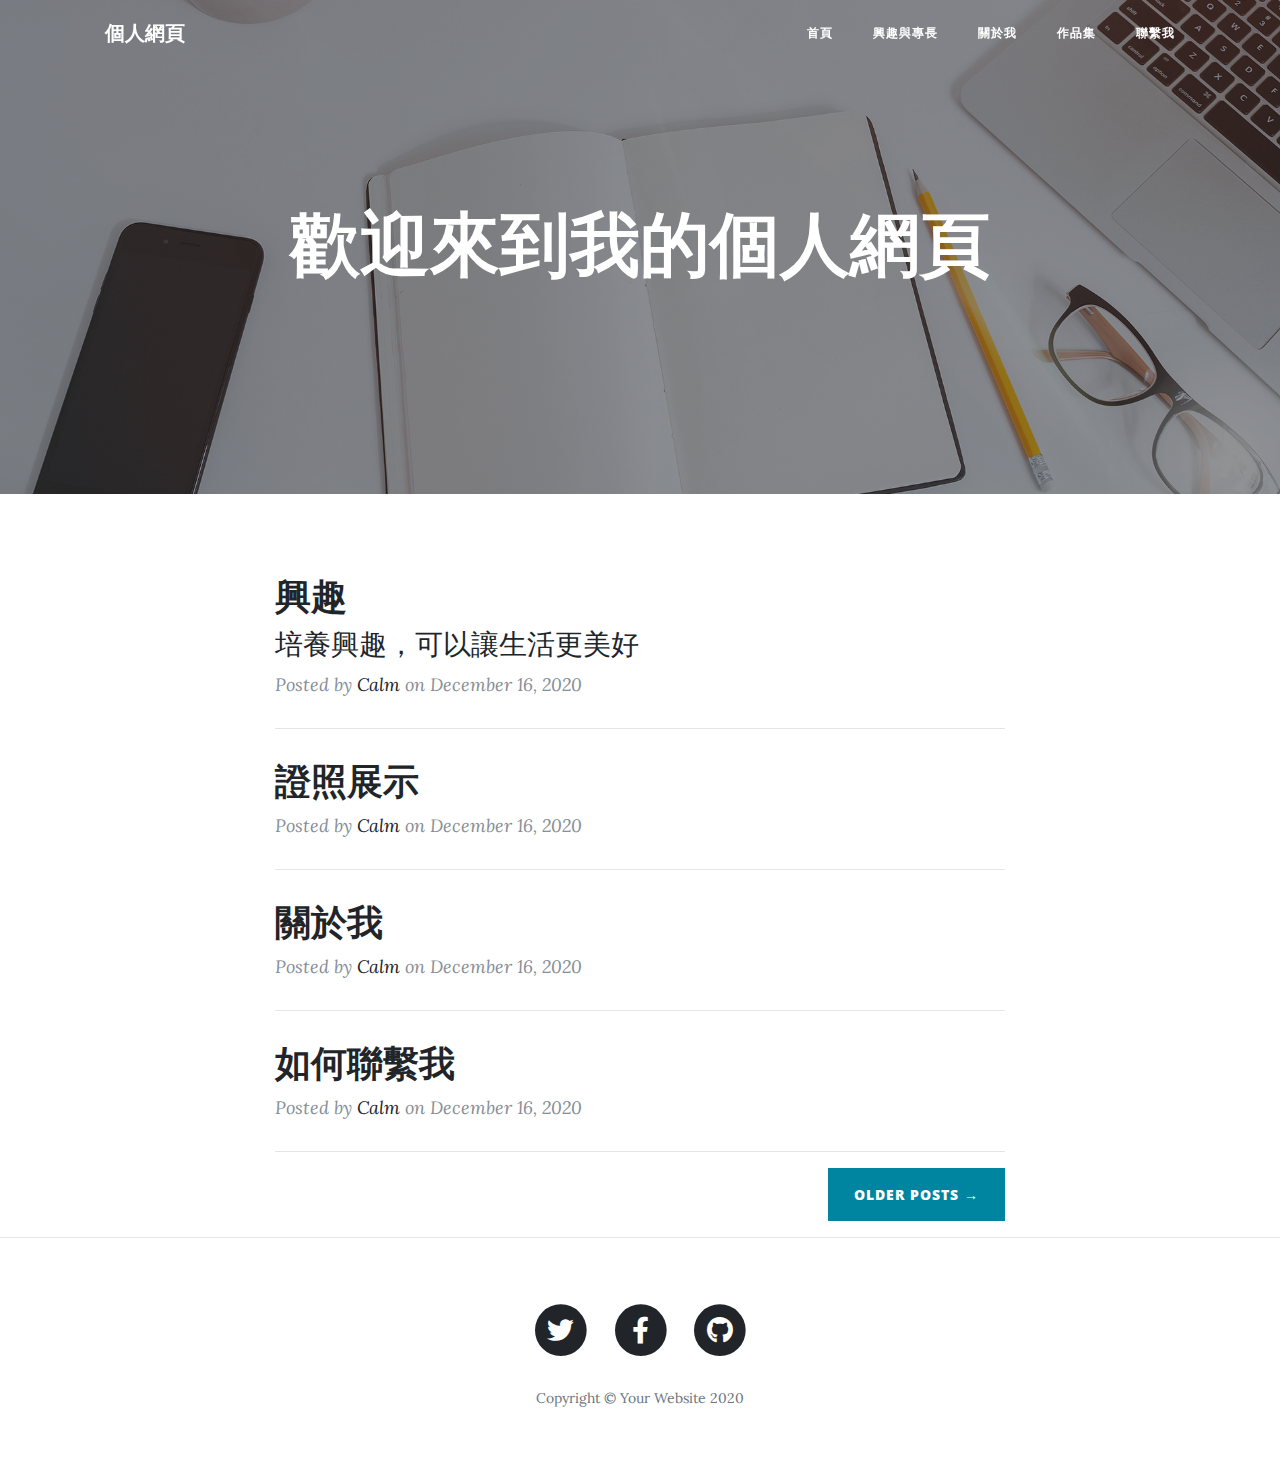
<file: index.html>
<!DOCTYPE html>
<html lang="en">

<head>

  <meta charset="utf-8">
  <meta name="viewport" content="width=device-width, initial-scale=1, shrink-to-fit=no">
  <meta name="description" content="">
  <meta name="author" content="">

  <title>Welcome To My Website</title>

  <!-- Bootstrap core CSS -->
  <link href="vendor/bootstrap/css/bootstrap.min.css" rel="stylesheet">

  <!-- Custom fonts for this template -->
  <link href="vendor/fontawesome-free/css/all.min.css" rel="stylesheet" type="text/css">
  <link href='https://fonts.googleapis.com/css?family=Lora:400,700,400italic,700italic' rel='stylesheet' type='text/css'>
  <link href='https://fonts.googleapis.com/css?family=Open+Sans:300italic,400italic,600italic,700italic,800italic,400,300,600,700,800' rel='stylesheet' type='text/css'>

  <!-- Custom styles for this template -->
  <link href="css/clean-blog.min.css" rel="stylesheet">

</head>

<body>

  <!-- Navigation -->
  <nav class="navbar navbar-expand-lg navbar-light fixed-top" id="mainNav">
    <div class="container">
      <a class="navbar-brand" href="index.html">個人網頁</a>
      <button class="navbar-toggler navbar-toggler-right" type="button" data-toggle="collapse" data-target="#navbarResponsive" aria-controls="navbarResponsive" aria-expanded="false" aria-label="Toggle navigation">
        Menu
        <i class="fas fa-bars"></i>
      </button>
      <div class="collapse navbar-collapse" id="navbarResponsive">
        <ul class="navbar-nav ml-auto">
          <li class="nav-item">
            <a class="nav-link" href="index.html">首頁</a>
          </li>
            <li class="nav-item">
            <a class="nav-link" href="post.html">興趣與專長</a>
          </li>
          <li class="nav-item">
            <a class="nav-link" href="about.html">關於我</a>
          </li>

           <li class="nav-item">
            <a class="nav-link" href="License.html">作品集</a>
          </li>
          <li class="nav-item">
            <a class="nav-link" href="contact.html">聯繫我</a>
          </li>
        </ul>
      </div>
    </div>
  </nav>

  <!-- Page Header -->
   <header class="masthead" style="background-image: url('img/home-bg.jpg')">
    <div class="overlay"></div>
    <div class="container">
      <div class="row">
        <div class="col-lg-8 col-md-10 mx-auto">
          <div class="site-heading">
            <h1>歡迎來到我的個人網頁</h1>
            <span class="subheading"> </span>
          </div>
        </div>
      </div>
    </div>
  </header>
  <!-- Main Content -->
  <div class="container">
    <div class="row">
   
      <div class="col-lg-8 col-md-10 mx-auto">
        <div class="post-preview">
          <a href="post.html">
            <h2 class="post-title">
              興趣
            </h2>
            <h3 class="post-subtitle">
              培養興趣，可以讓生活更美好
            </h3>
          </a>
          <p class="post-meta">Posted by
            <a href="#">Calm</a>
            on December 16, 2020</p>
        </div>
        <hr>
        <div class="post-preview">
          <a href="License.html">
            <h2 class="post-title">
              證照展示
            </h2>
          </a>
          <p class="post-meta">Posted by
            <a href="#">Calm</a>
            on December 16, 2020</p>
        </div>
        <hr>
        <div class="post-preview">
          <a href="about.html">
            <h2 class="post-title">
              關於我
            </h2>
            <h3 class="post-subtitle">
            </h3>
          </a>
          <p class="post-meta">Posted by
            <a href="#">Calm</a>
            on December 16, 2020</p>
        </div>
        <hr>
        <div class="post-preview">
          <a href="contact.html">
            <h2 class="post-title">
              如何聯繫我
            </h2>
            <h3 class="post-subtitle">
             
            </h3>
          </a>
          <p class="post-meta">Posted by
            <a href="#">Calm</a>
            on December 16, 2020</p>
        </div>
        <hr>
        <!-- Pager -->
        <div class="clearfix">
          <a class="btn btn-primary float-right" href="#">Older Posts &rarr;</a>
        </div>
      </div>
    </div>
  </div>

  <hr>

  <!-- Footer -->
  <footer>
    <div class="container">
      <div class="row">
        <div class="col-lg-8 col-md-10 mx-auto">
          <ul class="list-inline text-center">
            <li class="list-inline-item">
              <a href="#">
                <span class="fa-stack fa-lg">
                  <i class="fas fa-circle fa-stack-2x"></i>
                  <i class="fab fa-twitter fa-stack-1x fa-inverse"></i>
                </span>
              </a>
            </li>
            <li class="list-inline-item">
              <a href="#">
                <span class="fa-stack fa-lg">
                  <i class="fas fa-circle fa-stack-2x"></i>
                  <i class="fab fa-facebook-f fa-stack-1x fa-inverse"></i>
                </span>
              </a>
            </li>
            <li class="list-inline-item">
              <a href="#">
                <span class="fa-stack fa-lg">
                  <i class="fas fa-circle fa-stack-2x"></i>
                  <i class="fab fa-github fa-stack-1x fa-inverse"></i>
                </span>
              </a>
            </li>
          </ul>
          <p class="copyright text-muted">Copyright &copy; Your Website 2020</p>
        </div>
      </div>
    </div>
  </footer>

  <!-- Bootstrap core JavaScript -->
  <script src="vendor/jquery/jquery.min.js"></script>
  <script src="vendor/bootstrap/js/bootstrap.bundle.min.js"></script>

  <!-- Custom scripts for this template -->
  <script src="js/clean-blog.min.js"></script>

</body>

</html>
</file>
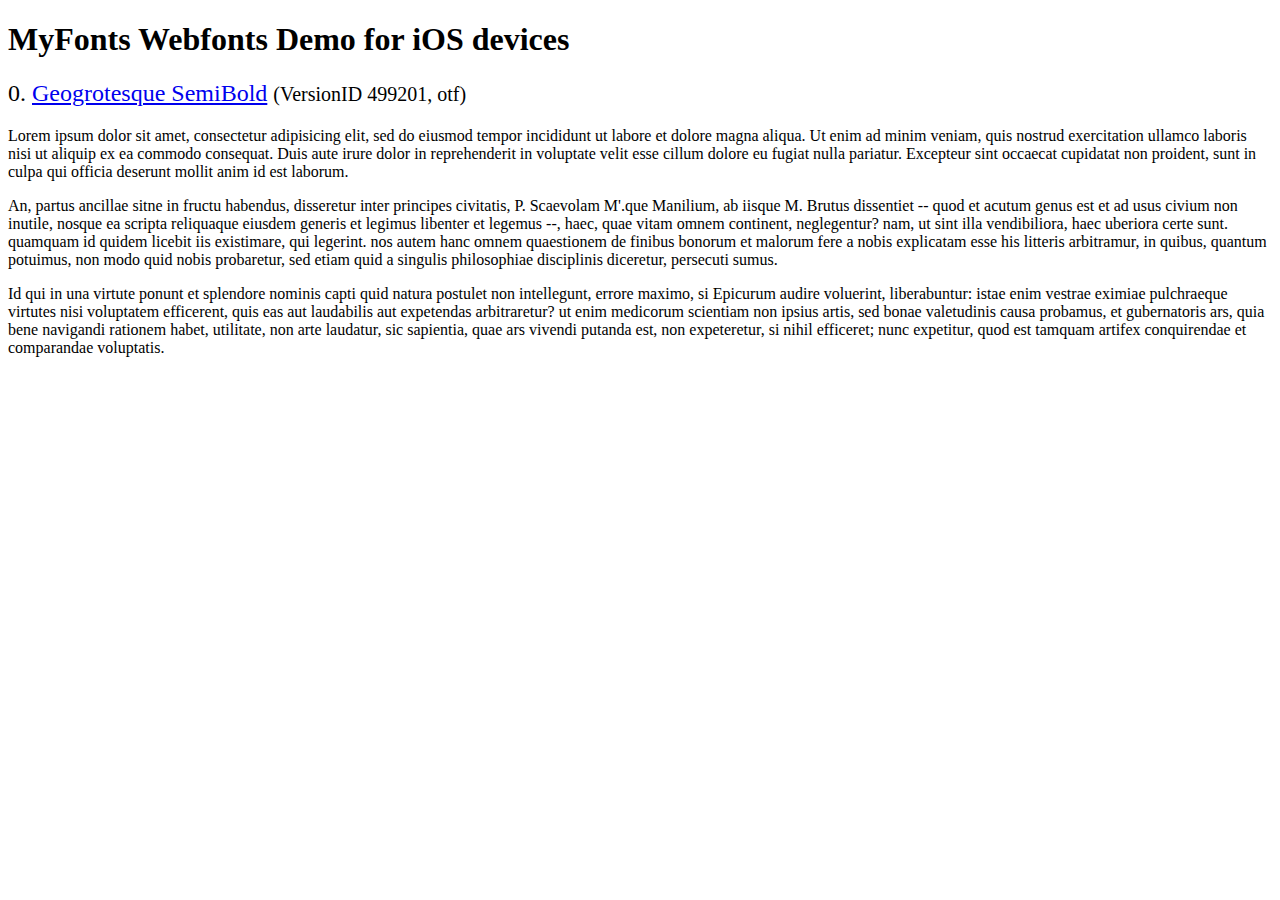
<file: demo/fonts/webfonts/geo-semibold/svg/index.html>
<!DOCTYPE html>
<html>
<head>
<title>MyFonts Webfonts Demo for iOS devices</title>
<meta http-equiv="content-type" content="text/html; charset=utf-8" />

<style type="text/css" media="all">

	h2 {
		 font-weight:normal;
	}

		
	@font-face {
		font-family:"Geogrotesque-SemiBold";
		src:url("style_169898.svg#Geogrotesque-SemiBold") format("svg");
	}
	
	.webfont_0 {
		font-family: Geogrotesque-SemiBold;
	}
		
</style>

</head>

<body>

<h1>MyFonts Webfonts Demo for iOS devices</h1>


<h2>0. <span class='webfont_0'><a href='http://new.myfonts.com/search/style::169898/'>Geogrotesque SemiBold</a></span>
<small>(VersionID 499201, otf)</small>
</h2>

<p class='webfont_0'>Lorem ipsum dolor sit amet, consectetur adipisicing elit, sed do eiusmod tempor incididunt ut labore et dolore magna aliqua. Ut enim ad minim veniam, quis nostrud exercitation ullamco laboris nisi ut aliquip ex ea commodo consequat. Duis aute irure dolor in reprehenderit in voluptate velit esse cillum dolore eu fugiat nulla pariatur. Excepteur sint occaecat cupidatat non proident, sunt in culpa qui officia deserunt mollit anim id est laborum.</p>

<p class='webfont_0'>An, partus ancillae sitne in fructu habendus, disseretur inter principes civitatis, P. Scaevolam M'.que Manilium, ab iisque M. Brutus dissentiet -- quod et acutum genus est et ad usus civium non inutile, nosque ea scripta reliquaque eiusdem generis et legimus libenter et legemus --, haec, quae vitam omnem continent, neglegentur? nam, ut sint illa vendibiliora, haec uberiora certe sunt. quamquam id quidem licebit iis existimare, qui legerint. nos autem hanc omnem quaestionem de finibus bonorum et malorum fere a nobis explicatam esse his litteris arbitramur, in quibus, quantum potuimus, non modo quid nobis probaretur, sed etiam quid a singulis philosophiae disciplinis diceretur, persecuti sumus.</p>

<p class='webfont_0'>Id qui in una virtute ponunt et splendore nominis capti quid natura postulet non intellegunt, errore maximo, si Epicurum audire voluerint, liberabuntur: istae enim vestrae eximiae pulchraeque virtutes nisi voluptatem efficerent, quis eas aut laudabilis aut expetendas arbitraretur? ut enim medicorum scientiam non ipsius artis, sed bonae valetudinis causa probamus, et gubernatoris ars, quia bene navigandi rationem habet, utilitate, non arte laudatur, sic sapientia, quae ars vivendi putanda est, non expeteretur, si nihil efficeret; nunc expetitur, quod est tamquam artifex conquirendae et comparandae voluptatis.</p>




</body>
</html>
</file>
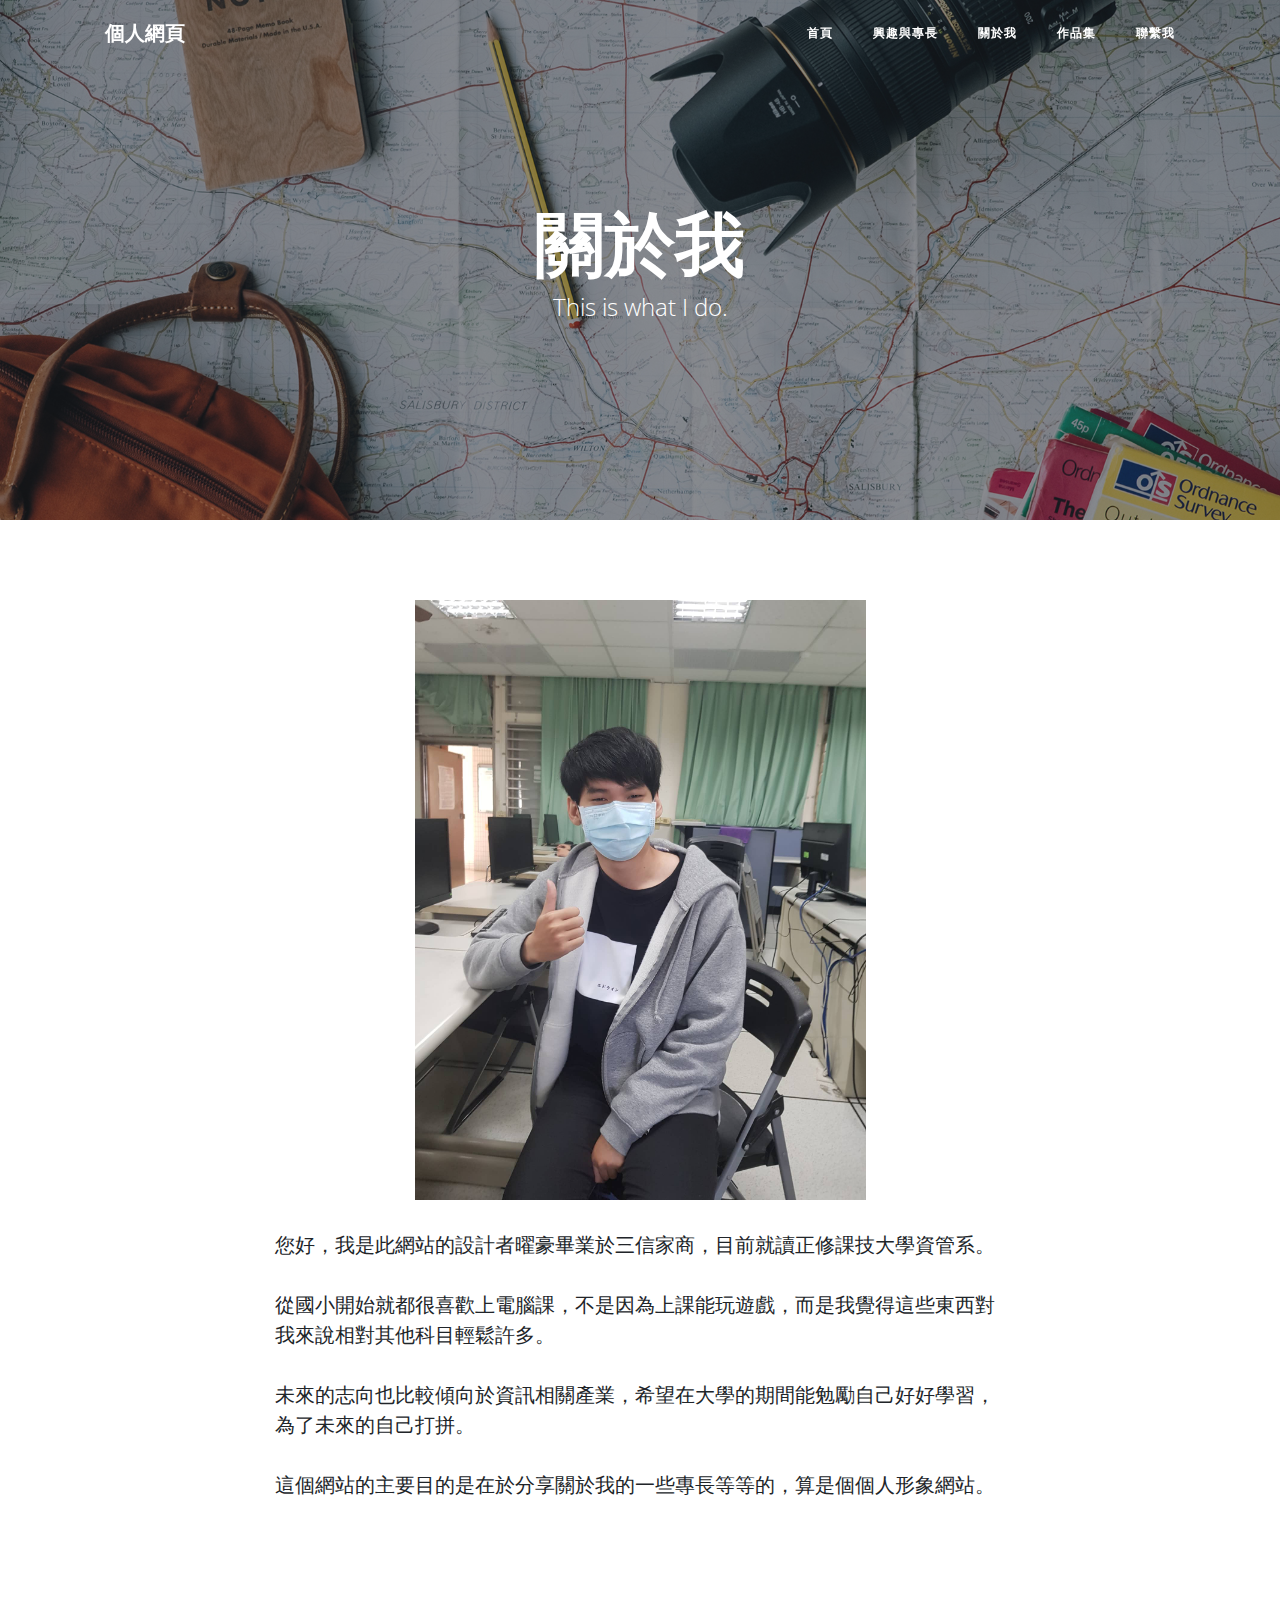
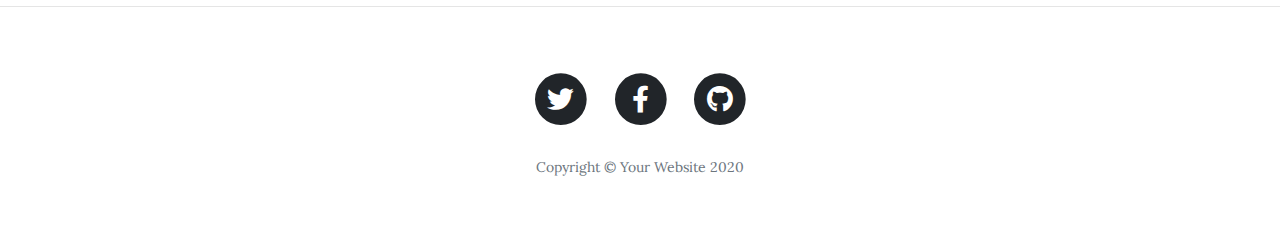
<file: about.html>
<!DOCTYPE html>
<html lang="en">

<head>

  <meta charset="utf-8">
  <meta name="viewport" content="width=device-width, initial-scale=1, shrink-to-fit=no">
  <meta name="description" content="">
  <meta name="author" content="">

  <title>Welcome to my website</title>

  <!-- Bootstrap core CSS -->
  <link href="vendor/bootstrap/css/bootstrap.min.css" rel="stylesheet">

  <!-- Custom fonts for this template -->
  <link href="vendor/fontawesome-free/css/all.min.css" rel="stylesheet" type="text/css">
  <link href='https://fonts.googleapis.com/css?family=Lora:400,700,400italic,700italic' rel='stylesheet' type='text/css'>
  <link href='https://fonts.googleapis.com/css?family=Open+Sans:300italic,400italic,600italic,700italic,800italic,400,300,600,700,800' rel='stylesheet' type='text/css'>

  <!-- Custom styles for this template -->
  <link href="css/clean-blog.min.css" rel="stylesheet">

</head>

<body>

  <!-- Navigation -->
  <nav class="navbar navbar-expand-lg navbar-light fixed-top" id="mainNav">
    <div class="container">
      <a class="navbar-brand" href="index.html">個人網頁</a>
      <button class="navbar-toggler navbar-toggler-right" type="button" data-toggle="collapse" data-target="#navbarResponsive" aria-controls="navbarResponsive" aria-expanded="false" aria-label="Toggle navigation">
        Menu
        <i class="fas fa-bars"></i>
      </button>
      <div class="collapse navbar-collapse" id="navbarResponsive">
        <ul class="navbar-nav ml-auto">
          <li class="nav-item">
            <a class="nav-link" href="index.html">首頁</a>
          </li>
            <li class="nav-item">
            <a class="nav-link" href="post.html">興趣與專長</a>
          </li>
          <li class="nav-item">
            <a class="nav-link" href="about.html">關於我</a>
          </li>

           <li class="nav-item">
            <a class="nav-link" href="License.html">作品集</a>
          </li>
          <li class="nav-item">
            <a class="nav-link" href="contact.html">聯繫我</a>
          </li>
        </ul>
      </div>
    </div>
  </nav>

  <!-- Page Header -->
  <header class="masthead" style="background-image: url('img/about-bg.jpg')">
    <div class="overlay"></div>
    <div class="container">
      <div class="row">
        <div class="col-lg-8 col-md-10 mx-auto">
          <div class="page-heading">
            <h1>關於我</h1>
            <span class="subheading">This is what I do.</span>
          </div>
        </div>
      </div>
    </div>
  </header>

  <!-- Main Content -->
  <div class="container">
    <div class="row">
      <div class="col-lg-8 col-md-10 mx-auto">
        <p><center><img src="img/132005691_161911109004956_658371294404754302_n.jpg" width="451" height="600"></center></p>
        <p>您好，我是此網站的設計者曜豪畢業於三信家商，目前就讀正修課技大學資管系。</p>
        <p>從國小開始就都很喜歡上電腦課，不是因為上課能玩遊戲，而是我覺得這些東西對我來說相對其他科目輕鬆許多。</p>
        <p>未來的志向也比較傾向於資訊相關產業，希望在大學的期間能勉勵自己好好學習，為了未來的自己打拼。</p>
        <p>這個網站的主要目的是在於分享關於我的一些專長等等的，算是個個人形象網站。</p>
        <p>&nbsp;</p>
      </div>
    </div>
  </div>

  <hr>

  <!-- Footer -->
  <footer>
    <div class="container">
      <div class="row">
        <div class="col-lg-8 col-md-10 mx-auto">
          <ul class="list-inline text-center">
            <li class="list-inline-item">
              <a href="#">
                <span class="fa-stack fa-lg">
                  <i class="fas fa-circle fa-stack-2x"></i>
                  <i class="fab fa-twitter fa-stack-1x fa-inverse"></i>
                </span>
              </a>
            </li>
            <li class="list-inline-item">
              <a href="#">
                <span class="fa-stack fa-lg">
                  <i class="fas fa-circle fa-stack-2x"></i>
                  <i class="fab fa-facebook-f fa-stack-1x fa-inverse"></i>
                </span>
              </a>
            </li>
            <li class="list-inline-item">
              <a href="#">
                <span class="fa-stack fa-lg">
                  <i class="fas fa-circle fa-stack-2x"></i>
                  <i class="fab fa-github fa-stack-1x fa-inverse"></i>
                </span>
              </a>
            </li>
          </ul>
          <p class="copyright text-muted">Copyright &copy; Your Website 2020</p>
        </div>
      </div>
    </div>
  </footer>

  <!-- Bootstrap core JavaScript -->
  <script src="vendor/jquery/jquery.min.js"></script>
  <script src="vendor/bootstrap/js/bootstrap.bundle.min.js"></script>

  <!-- Custom scripts for this template -->
  <script src="js/clean-blog.min.js"></script>

</body>

</html>
</file>
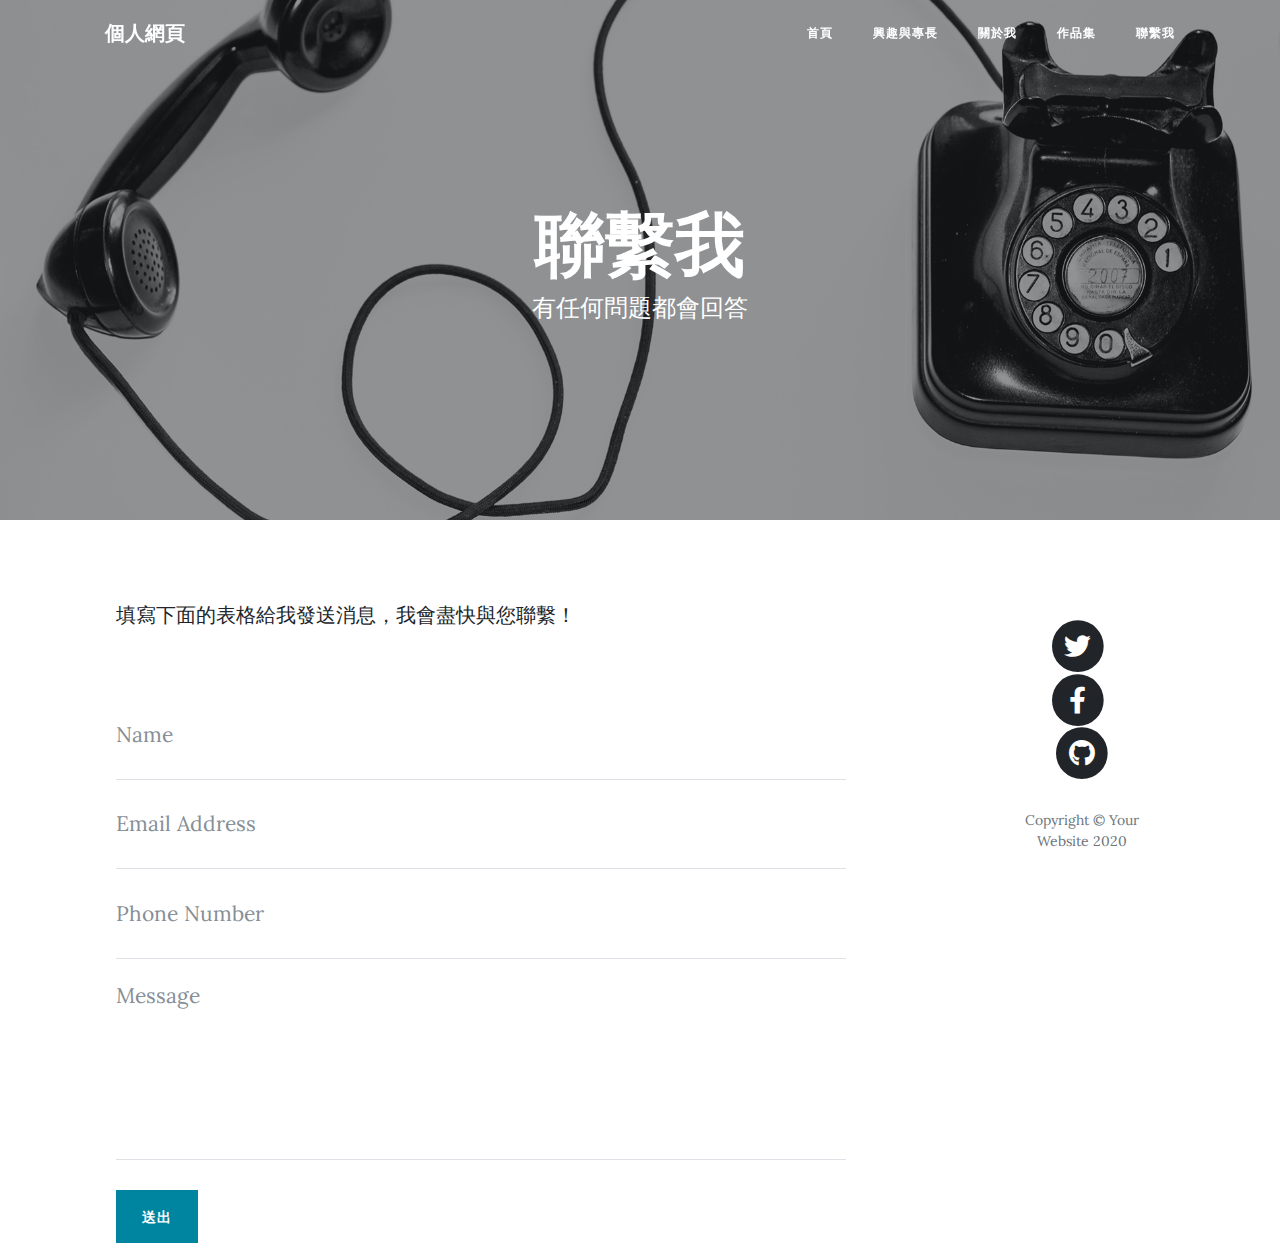
<file: contact.html>
<!DOCTYPE html>
<html lang="en">

<head>

  <meta charset="utf-8">
  <meta name="viewport" content="width=device-width, initial-scale=1, shrink-to-fit=no">
  <meta name="description" content="">
  <meta name="author" content="">

  <title>聯繫我</title>

  <!-- Bootstrap core CSS -->
  <link href="vendor/bootstrap/css/bootstrap.min.css" rel="stylesheet">

  <!-- Custom fonts for this template -->
  <link href="vendor/fontawesome-free/css/all.min.css" rel="stylesheet" type="text/css">
  <link href='https://fonts.googleapis.com/css?family=Lora:400,700,400italic,700italic' rel='stylesheet' type='text/css'>
  <link href='https://fonts.googleapis.com/css?family=Open+Sans:300italic,400italic,600italic,700italic,800italic,400,300,600,700,800' rel='stylesheet' type='text/css'>

  <!-- Custom styles for this template -->
  <link href="css/clean-blog.min.css" rel="stylesheet">

</head>

<body>

  <!-- Navigation -->
  <nav class="navbar navbar-expand-lg navbar-light fixed-top" id="mainNav">
    <div class="container">
      <a class="navbar-brand" href="index.html">個人網頁</a>
      <button class="navbar-toggler navbar-toggler-right" type="button" data-toggle="collapse" data-target="#navbarResponsive" aria-controls="navbarResponsive" aria-expanded="false" aria-label="Toggle navigation">
        Menu
        <i class="fas fa-bars"></i>
      </button>
      <div class="collapse navbar-collapse" id="navbarResponsive">
        <ul class="navbar-nav ml-auto">
           <li class="nav-item">
            <a class="nav-link" href="index.html">首頁</a>
          </li>
            <li class="nav-item">
            <a class="nav-link" href="post.html">興趣與專長</a>
          </li>
          <li class="nav-item">
            <a class="nav-link" href="about.html">關於我</a>
          </li>

           <li class="nav-item">
            <a class="nav-link" href="License.html">作品集</a>
          </li>
          <li class="nav-item">
            <a class="nav-link" href="contact.html">聯繫我</a>
          </li>
        </ul>
      </div>
    </div>
  </nav>

  <!-- Page Header -->
  <header class="masthead" style="background-image: url('img/contact-bg.jpg')">
    <div class="overlay"></div>
    <div class="container">
      <div class="row">
        <div class="col-lg-8 col-md-10 mx-auto">
          <div class="page-heading">
            <h1>聯繫我</h1>
            <span class="subheading">有任何問題都會回答</span>
          </div>
        </div>
      </div>
    </div>
  </header>

  <!-- Main Content -->
  <div class="container">
    <div class="row">
      <div class="col-lg-8 col-md-10 mx-auto">
        <p>填寫下面的表格給我發送消息，我會盡快與您聯繫！</p>
        <form name="sentMessage" id="contactForm" novalidate>
        <div>
        <div>
        <br>
        <!-- Contact Form - Enter your email address on line 19 of the mail/contact_me.php file to make this form work. -->
        <!-- WARNING: Some web hosts do not allow emails to be sent through forms to common mail hosts like Gmail or Yahoo. It's recommended that you use a private domain email address! -->
        <!-- To use the contact form, your site must be on a live web host with PHP! The form will not work locally! -->
        <form name="sentMessage" id="contactForm" novalidate>
          <div class="control-group">
            <div class="form-group floating-label-form-group controls">
              <label>Name</label>
              <input type="text" class="form-control" placeholder="Name" id="name" required data-validation-required-message="請輸入您名字.">
              <p class="help-block text-danger"></p>
            </div>
          </div>
          <div class="control-group">
            <div class="form-group floating-label-form-group controls">
              <label>Email Address</label>
              <input type="email" class="form-control" placeholder="Email Address" id="email" required data-validation-required-message="請輸入您的email地址.">
              <p class="help-block text-danger"></p>
            </div>
          </div>
          <div class="control-group">
            <div class="form-group col-xs-12 floating-label-form-group controls">
              <label>Phone Number</label>
              <input type="tel" class="form-control" placeholder="Phone Number" id="phone" required data-validation-required-message="請輸入您的電話號碼.">
              <p class="help-block text-danger"></p>
            </div>
          </div>
          <div class="control-group">
            <div class="form-group floating-label-form-group controls">
              <label>Message</label>
              <textarea rows="5" class="form-control" placeholder="Message" id="message" required data-validation-required-message="請輸入訊息."></textarea>
              <p class="help-block text-danger"></p>
            </div>
          </div>
          <br>
          <div id="success"></div>
          <button type="submit" class="btn btn-primary" id="sendMessageButton">送出</button>
        </form>
      </div>
    </div>
  </div>

  <hr>

  <!-- Footer -->
  <footer>
    <div class="container">
      <div class="row">
        <div class="col-lg-8 col-md-10 mx-auto">
          <ul class="list-inline text-center">
            <li class="list-inline-item">
              <a href="#">
                <span class="fa-stack fa-lg">
                  <i class="fas fa-circle fa-stack-2x"></i>
                  <i class="fab fa-twitter fa-stack-1x fa-inverse"></i>
                </span>
              </a>
            </li>
            <li class="list-inline-item">
              <a href="#">
                <span class="fa-stack fa-lg">
                  <i class="fas fa-circle fa-stack-2x"></i>
                  <i class="fab fa-facebook-f fa-stack-1x fa-inverse"></i>
                </span>
              </a>
            </li>
            <li class="list-inline-item">
              <a href="#">
                <span class="fa-stack fa-lg">
                  <i class="fas fa-circle fa-stack-2x"></i>
                  <i class="fab fa-github fa-stack-1x fa-inverse"></i>
                </span>
              </a>
            </li>
          </ul>
          <p class="copyright text-muted">Copyright &copy; Your Website 2020</p>
        </div>
      </div>
    </div>
  </footer>

  <!-- Bootstrap core JavaScript -->
  <script src="vendor/jquery/jquery.min.js"></script>
  <script src="vendor/bootstrap/js/bootstrap.bundle.min.js"></script>

  <!-- Contact Form JavaScript -->
  <script src="js/jqBootstrapValidation.js"></script>
  <script src="js/contact_me.js"></script>

  <!-- Custom scripts for this template -->
  <script src="js/clean-blog.min.js"></script>

</body>

</html>
</file>
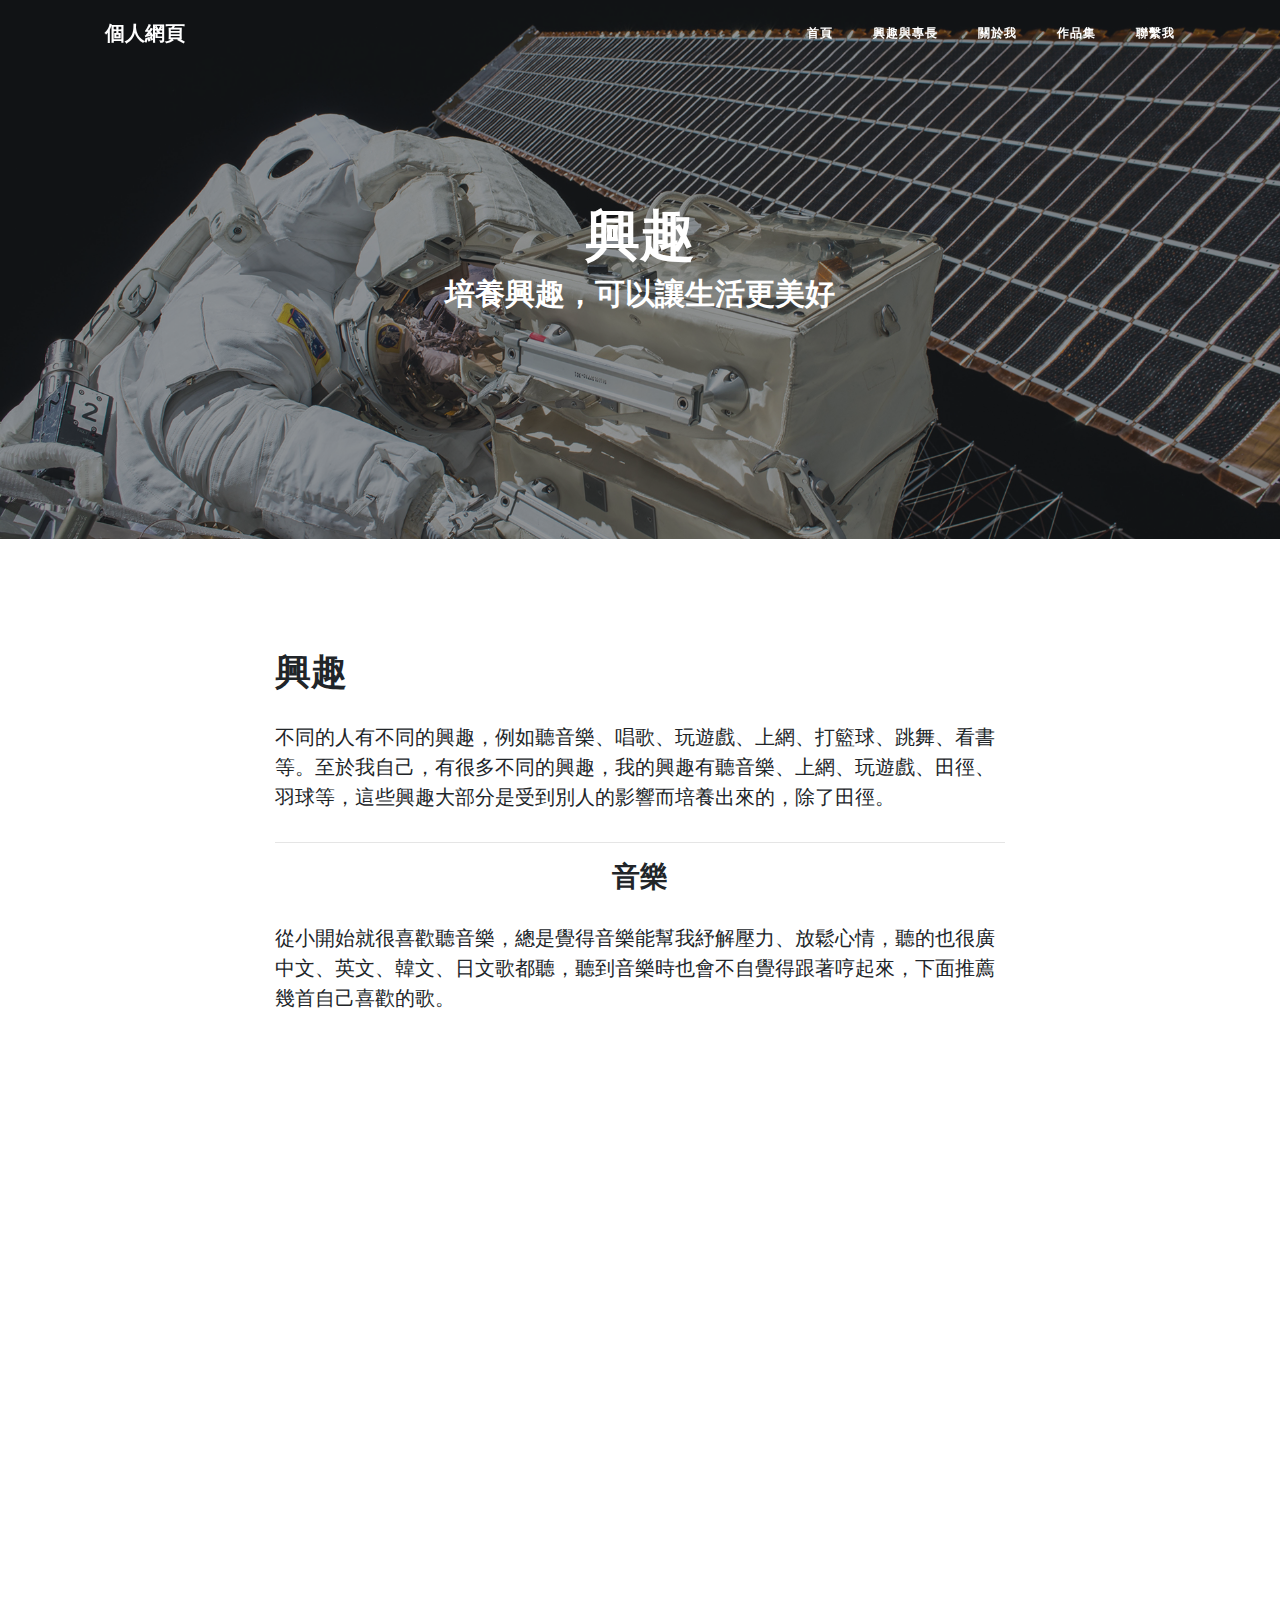
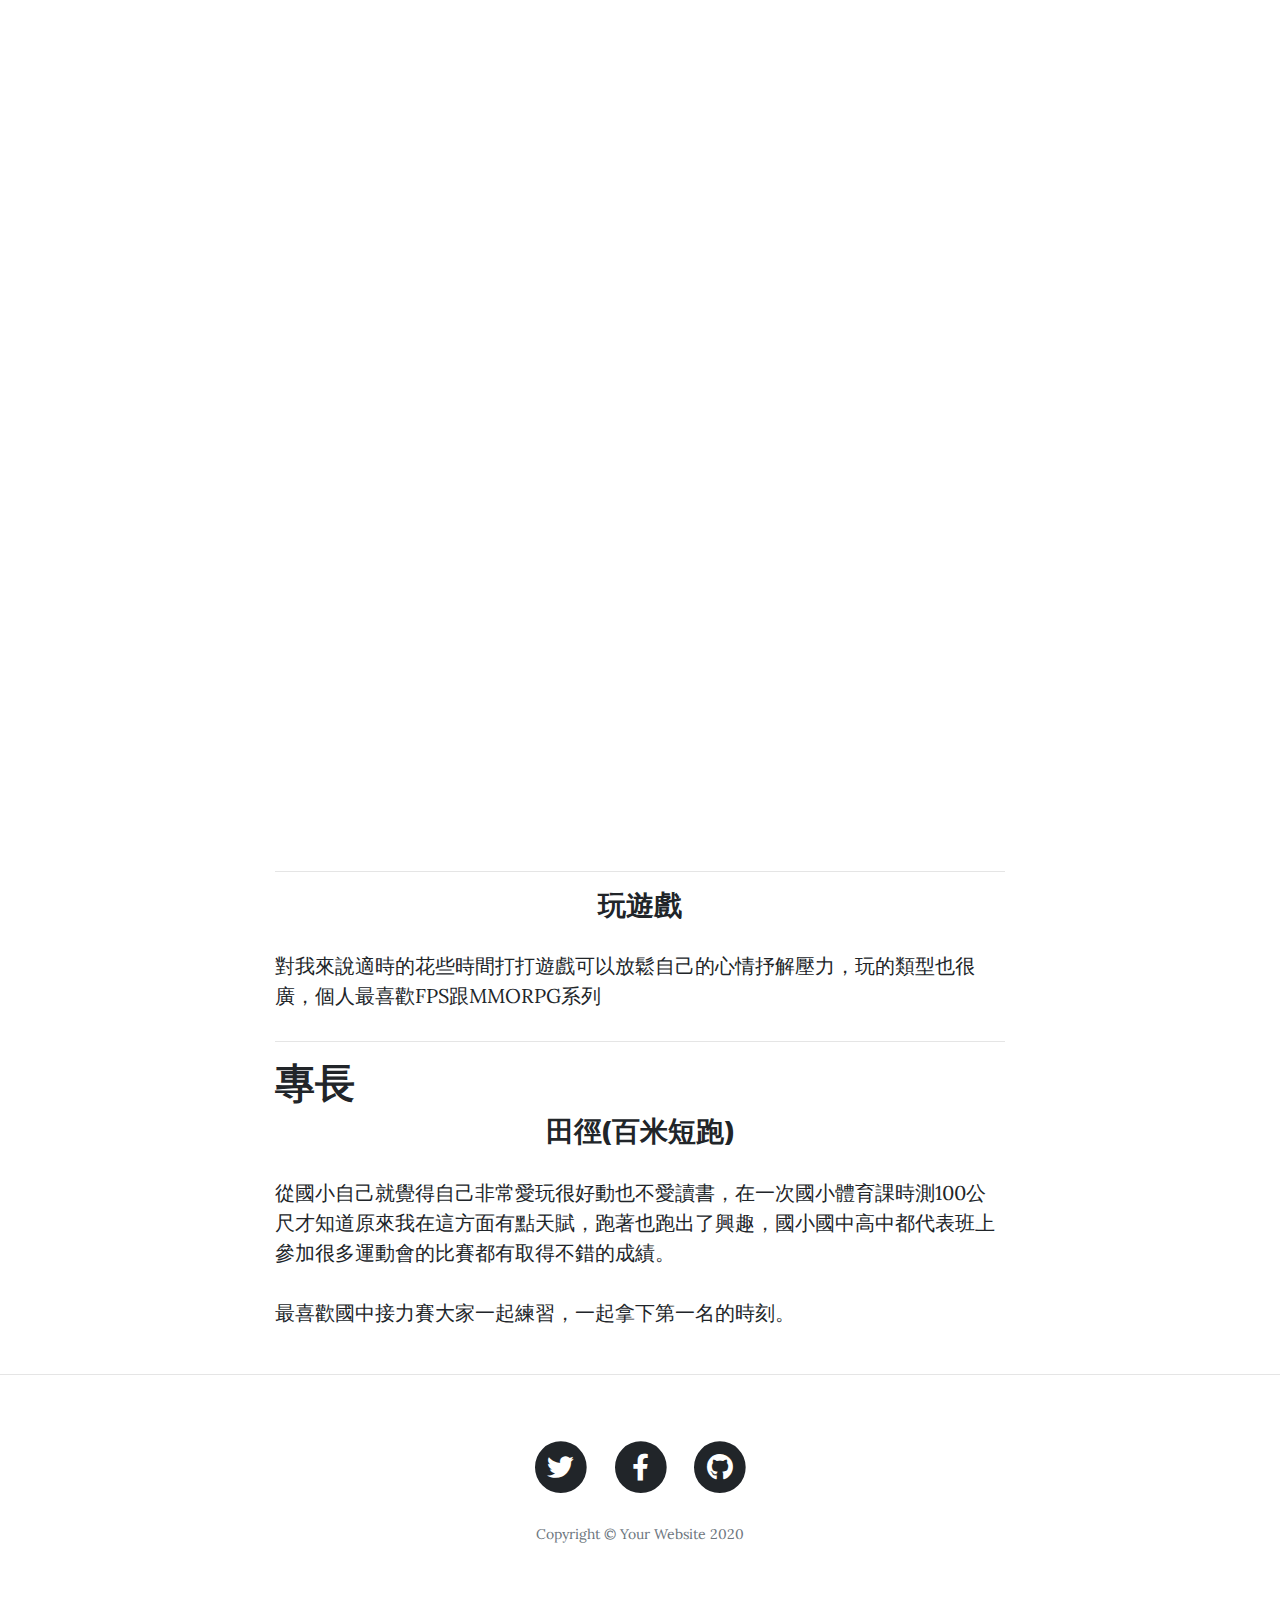
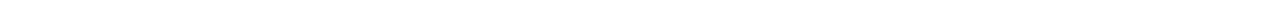
<file: post.html>
<!DOCTYPE html>
<html lang="en">

<head>

  <meta charset="utf-8">
  <meta name="viewport" content="width=device-width, initial-scale=1, shrink-to-fit=no">
  <meta name="description" content="">
  <meta name="author" content="">

  <title>興趣</title>

  <!-- Bootstrap core CSS -->
  <link href="vendor/bootstrap/css/bootstrap.min.css" rel="stylesheet">

  <!-- Custom fonts for this template -->
  <link href="vendor/fontawesome-free/css/all.min.css" rel="stylesheet" type="text/css">
  <link href='https://fonts.googleapis.com/css?family=Lora:400,700,400italic,700italic' rel='stylesheet' type='text/css'>
  <link href='https://fonts.googleapis.com/css?family=Open+Sans:300italic,400italic,600italic,700italic,800italic,400,300,600,700,800' rel='stylesheet' type='text/css'>

  <!-- Custom styles for this template -->
  <link href="css/clean-blog.min.css" rel="stylesheet">

</head>

<body>

  <!-- Navigation -->
  <nav class="navbar navbar-expand-lg navbar-light fixed-top" id="mainNav">
    <div class="container">
      <a class="navbar-brand" href="index.html">個人網頁</a>
      <button class="navbar-toggler navbar-toggler-right" type="button" data-toggle="collapse" data-target="#navbarResponsive" aria-controls="navbarResponsive" aria-expanded="false" aria-label="Toggle navigation">
        Menu
        <i class="fas fa-bars"></i>
      </button>
      <div class="collapse navbar-collapse" id="navbarResponsive">
        <ul class="navbar-nav ml-auto">
           <li class="nav-item">
            <a class="nav-link" href="index.html">首頁</a>
          </li>
            <li class="nav-item">
            <a class="nav-link" href="post.html">興趣與專長</a>
          </li>
          <li class="nav-item">
            <a class="nav-link" href="about.html">關於我</a>
          </li>

           <li class="nav-item">
            <a class="nav-link" href="License.html">作品集</a>
          </li>
          <li class="nav-item">
            <a class="nav-link" href="contact.html">聯繫我</a>
          </li>
        </ul>
      </div>
    </div>
  </nav>

  <!-- Page Header -->
  <header class="masthead" style="background-image: url('img/post-bg.jpg')">
    <div class="overlay"></div>
    <div class="container">
      <div class="row">
        <div class="col-lg-8 col-md-10 mx-auto">
          <div class="post-heading">
            <h1><center>興趣</center></h1>
            <h2 class="subheading"><center>培養興趣，可以讓生活更美好 </center></h2>
            <span class="meta">
              <a href="#"></span>
          </div>
        </div>
      </div>
    </div>
  </header>

  <!-- Post Content -->
  <article>
    <div class="container">
      <div class="row">
        <div class="col-lg-8 col-md-10 mx-auto">
		  <h1 class="section-heading">興趣</h1>
          <P>不同的人有不同的興趣，例如聽音樂、唱歌、玩遊戲、上網、打籃球、跳舞、看書等。至於我自己，有很多不同的興趣，我的興趣有聽音樂、上網、玩遊戲、田徑、羽球等，這些興趣大部分是受到別人的影響而培養出來的，除了田徑。</P>
          <hr>
          <h3><center>音樂</center></h3>
          <p>從小開始就很喜歡聽音樂，總是覺得音樂能幫我紓解壓力、放鬆心情，聽的也很廣中文、英文、韓文、日文歌都聽，聽到音樂時也會不自覺得跟著哼起來，下面推薦幾首自己喜歡的歌。</p>

         <center><iframe width="560" height="315" src="https://www.youtube-nocookie.com/embed/UpiATw00vx8?controls=0" frameborder="0" allow="accelerometer; autoplay; clipboard-write; encrypted-media; gyroscope; picture-in-picture" allowfullscreen></iframe></center>
         <br>
			
			<center><iframe width="560" height="315" src="https://www.youtube-nocookie.com/embed/0wZi0uErnMQ?controls=0" frameborder="0" allow="accelerometer; autoplay; clipboard-write; encrypted-media; gyroscope; picture-in-picture" allowfullscreen></iframe></center>
            <br>
			
			<center><iframe width="560" height="315" src="https://www.youtube-nocookie.com/embed/ktlQrO2Sifg?controls=0" frameborder="0" allow="accelerometer; autoplay; clipboard-write; encrypted-media; gyroscope; picture-in-picture" allowfullscreen></iframe></center>
                        <br>

			<center><iframe width="560" height="315" src="https://www.youtube-nocookie.com/embed/WQOr3f8fAjc?controls=0" frameborder="0" allow="accelerometer; autoplay; clipboard-write; encrypted-media; gyroscope; picture-in-picture" allowfullscreen></iframe></center>
                        <br>

            
            <hr>
			
        

          <h3><center>玩遊戲</center></h3>

          <p></p>

          <p>對我來說適時的花些時間打打遊戲可以放鬆自己的心情抒解壓力，玩的類型也很廣，個人最喜歡FPS跟MMORPG系列</p>
          
          <hr>
          
          <h1>專長</h1>
          <h3><center>田徑(百米短跑)</center></h3>
          <p>從國小自己就覺得自己非常愛玩很好動也不愛讀書，在一次國小體育課時測100公尺才知道原來我在這方面有點天賦，跑著也跑出了興趣，國小國中高中都代表班上參加很多運動會的比賽都有取得不錯的成績。</p>
          <p>最喜歡國中接力賽大家一起練習，一起拿下第一名的時刻。
          

      
			
			
			
          

          

          
        </div>
      </div>
    </div>
  </article>

  <hr>

  <!-- Footer -->
  <footer>
    <div class="container">
      <div class="row">
        <div class="col-lg-8 col-md-10 mx-auto">
          <ul class="list-inline text-center">
            <li class="list-inline-item">
              <a href="#">
                <span class="fa-stack fa-lg">
                  <i class="fas fa-circle fa-stack-2x"></i>
                  <i class="fab fa-twitter fa-stack-1x fa-inverse"></i>
                </span>
              </a>
            </li>
            <li class="list-inline-item">
              <a href="#">
                <span class="fa-stack fa-lg">
                  <i class="fas fa-circle fa-stack-2x"></i>
                  <i class="fab fa-facebook-f fa-stack-1x fa-inverse"></i>
                </span>
              </a>
            </li>
            <li class="list-inline-item">
              <a href="#">
                <span class="fa-stack fa-lg">
                  <i class="fas fa-circle fa-stack-2x"></i>
                  <i class="fab fa-github fa-stack-1x fa-inverse"></i>
                </span>
              </a>
            </li>
          </ul>
          <p class="copyright text-muted">Copyright &copy; Your Website 2020</p>
        </div>
      </div>
    </div>
  </footer>

  <!-- Bootstrap core JavaScript -->
  <script src="vendor/jquery/jquery.min.js"></script>
  <script src="vendor/bootstrap/js/bootstrap.bundle.min.js"></script>

  <!-- Custom scripts for this template -->
  <script src="js/clean-blog.min.js"></script>

</body>

</html>
</file>
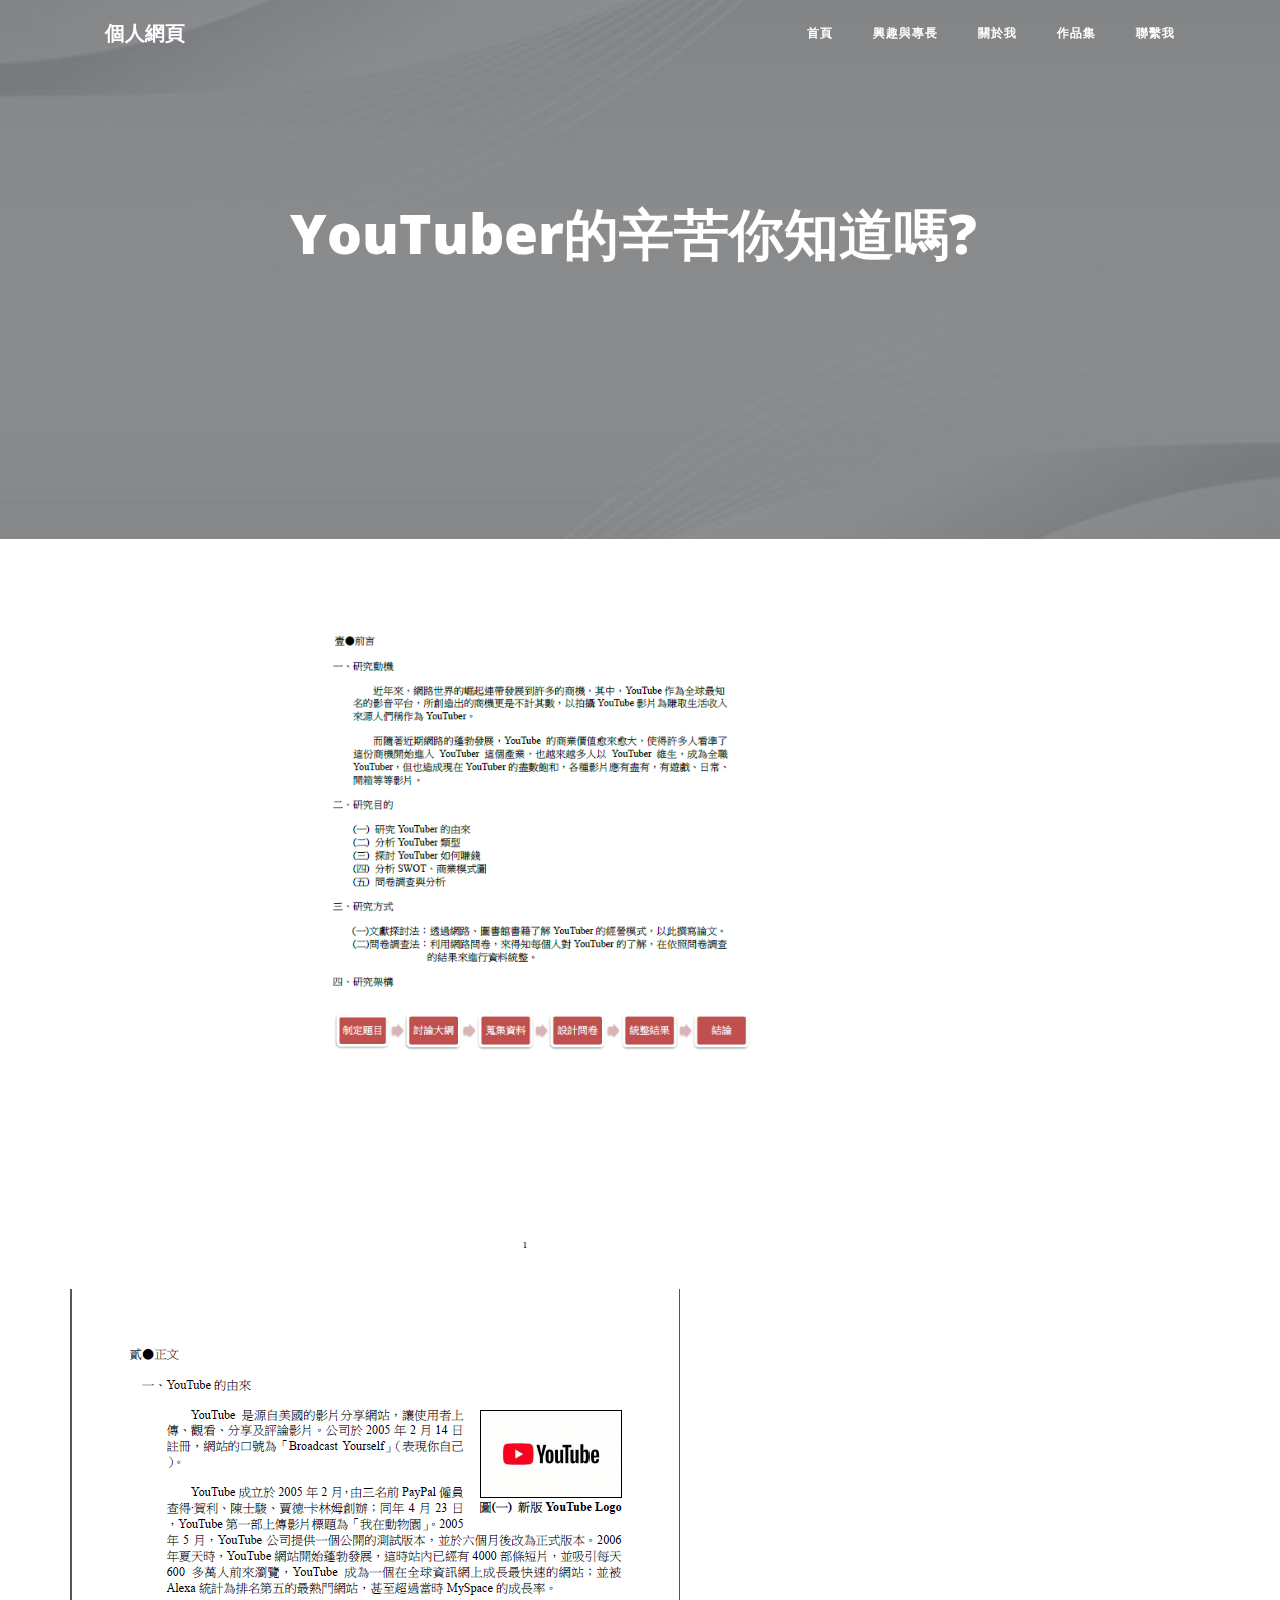
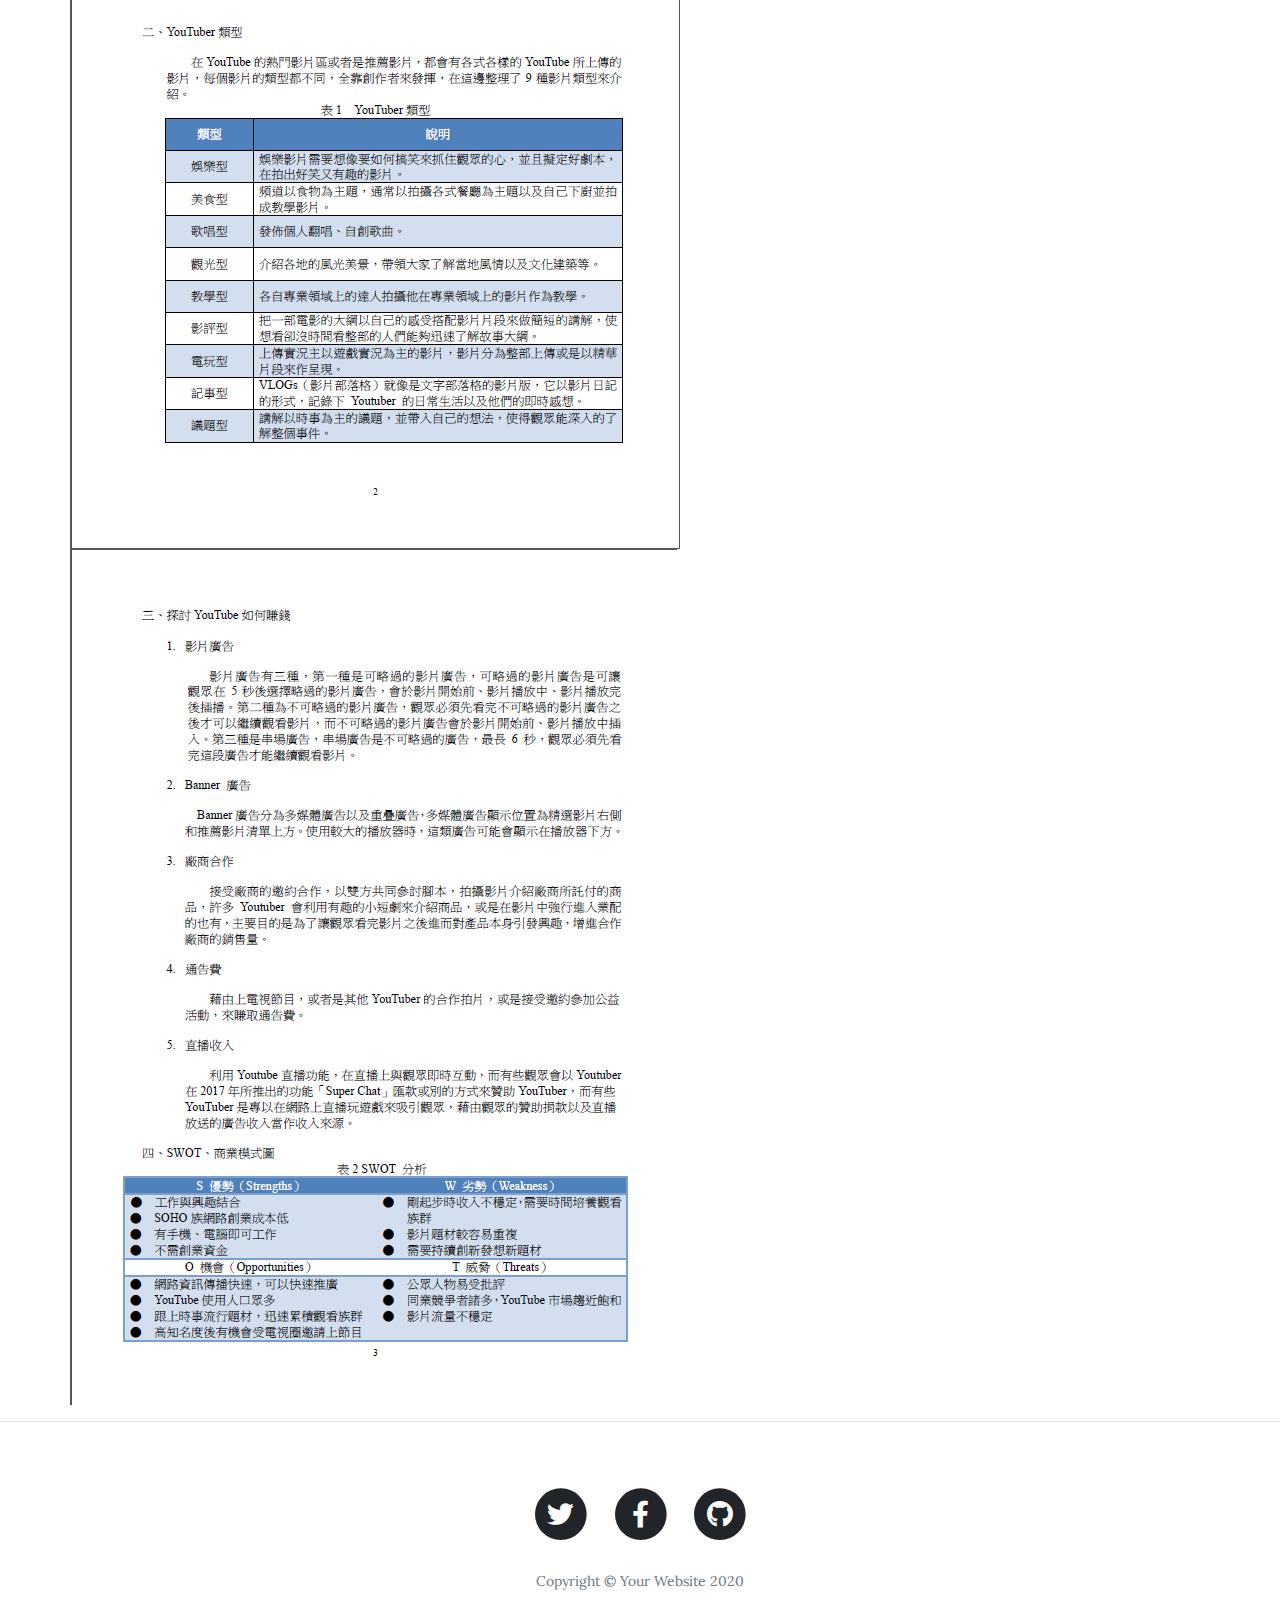
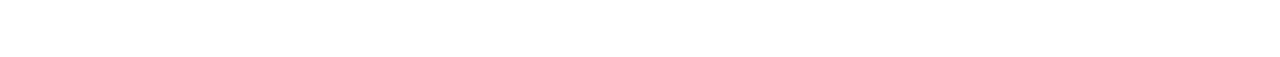
<file: YouTuber.html>
<!DOCTYPE html>
<html lang="en">

<head>

  <meta charset="utf-8">
  <meta name="viewport" content="width=device-width, initial-scale=1, shrink-to-fit=no">
  <meta name="description" content="">
  <meta name="author" content="">

  <title>YouTuber的辛苦你知道嗎</title>

  <!-- Bootstrap core CSS -->
  <link href="vendor/bootstrap/css/bootstrap.min.css" rel="stylesheet">

  <!-- Custom fonts for this template -->
  <link href="vendor/fontawesome-free/css/all.min.css" rel="stylesheet" type="text/css">
  <link href='https://fonts.googleapis.com/css?family=Lora:400,700,400italic,700italic' rel='stylesheet' type='text/css'>
  <link href='https://fonts.googleapis.com/css?family=Open+Sans:300italic,400italic,600italic,700italic,800italic,400,300,600,700,800' rel='stylesheet' type='text/css'>

  <!-- Custom styles for this template -->
  <link href="css/clean-blog.min.css" rel="stylesheet">


</head>

<body>

  <!-- Navigation -->
  <nav class="navbar navbar-expand-lg navbar-light fixed-top" id="mainNav">
    <div class="container">
      <a class="navbar-brand" href="index.html">個人網頁</a>
      <button class="navbar-toggler navbar-toggler-right" type="button" data-toggle="collapse" data-target="#navbarResponsive" aria-controls="navbarResponsive" aria-expanded="false" aria-label="Toggle navigation">
        Menu
        <i class="fas fa-bars"></i>
      </button>
      <div class="collapse navbar-collapse" id="navbarResponsive">
        <ul class="navbar-nav ml-auto">
           <li class="nav-item">
            <a class="nav-link" href="index.html">首頁</a>
          </li>
            <li class="nav-item">
            <a class="nav-link" href="post.html">興趣與專長</a>
          </li>
          <li class="nav-item">
            <a class="nav-link" href="about.html">關於我</a>
          </li>

           <li class="nav-item">
            <a class="nav-link" href="License.html">作品集</a>
          </li>
          <li class="nav-item">
            <a class="nav-link" href="contact.html">聯繫我</a>
          </li>
        </ul>
      </div>
    </div>
  </nav>

  <!-- Page Header -->
  <header class="masthead" style="background-image: url('img/Youtuber-bg.jpg')">
    <div class="overlay"></div>
    <div class="container">
      <div class="row">
        <div class="col-lg-8 col-md-10 mx-auto">
          <div class="post-heading">
            <h1><center>
              YouTuber的辛苦你知道嗎?&nbsp;
            </center></h1>
            <h2 class="subheading"><center>
              &nbsp;
            </center></h2>
            <span class="meta">
              <a href="#"></span>
          </div>
        </div>
      </div>
    </div>
  </header>

  <!-- Post Content -->
  <article>
    <div class="container">
    <div class="row">
<div class="col-lg-8 col-md-10 mx-auto">

          

        
	<img src="img/小論文/22.png" width="500" height="700"> </div>
  <center><img src="img/小論文/33.png" width="610" height="860" alt=""/></center>
<img src="img/小論文/44.png" width="607" height="856" alt=""/>
</article>

  <hr>

  <!-- Footer -->
  <footer>
    <div class="container">
      <div class="row">
        <div class="col-lg-8 col-md-10 mx-auto">
          <ul class="list-inline text-center">
            <li class="list-inline-item">
              <a href="#">
                <span class="fa-stack fa-lg">
                  <i class="fas fa-circle fa-stack-2x"></i>
                  <i class="fab fa-twitter fa-stack-1x fa-inverse"></i>
                </span>
              </a>
            </li>
            <li class="list-inline-item">
              <a href="#">
                <span class="fa-stack fa-lg">
                  <i class="fas fa-circle fa-stack-2x"></i>
                  <i class="fab fa-facebook-f fa-stack-1x fa-inverse"></i>
                </span>
              </a>
            </li>
            <li class="list-inline-item">
              <a href="#">
                <span class="fa-stack fa-lg">
                  <i class="fas fa-circle fa-stack-2x"></i>
                  <i class="fab fa-github fa-stack-1x fa-inverse"></i>
                </span>
              </a>
            </li>
          </ul>
          <p class="copyright text-muted">Copyright &copy; Your Website 2020</p>
        </div>
      </div>
    </div>
  </footer>

  <!-- Bootstrap core JavaScript -->
  <script src="vendor/jquery/jquery.min.js"></script>
  <script src="vendor/bootstrap/js/bootstrap.bundle.min.js"></script>

  <!-- Custom scripts for this template -->
  <script src="js/clean-blog.min.js"></script>

</body>

</html>
</file>
<file: css/clean-blog.min.css>
/*!
 * Start Bootstrap - Clean Blog v5.0.10 (https://startbootstrap.com/theme/clean-blog)
 * Copyright 2013-2020 Start Bootstrap
 * Licensed under MIT (https://github.com/StartBootstrap/startbootstrap-clean-blog/blob/master/LICENSE)
 */body{font-size:20px;color:#212529;font-family:Lora,'Times New Roman',serif}p{line-height:1.5;margin:30px 0}p a{text-decoration:underline}h1,h2,h3,h4,h5,h6{font-weight:800;font-family:'Open Sans','Helvetica Neue',Helvetica,Arial,sans-serif}a{color:#212529;transition:all .2s}a:focus,a:hover{color:#0085a1}blockquote{font-style:italic;color:#868e96}.section-heading{font-size:36px;font-weight:700;margin-top:60px}.caption{font-size:14px;font-style:italic;display:block;margin:0;padding:10px;text-align:center;border-bottom-right-radius:5px;border-bottom-left-radius:5px}::-moz-selection{color:#fff;background:#0085a1;text-shadow:none}::selection{color:#fff;background:#0085a1;text-shadow:none}img::-moz-selection{color:#fff;background:0 0}img::selection{color:#fff;background:0 0}img::-moz-selection{color:#fff;background:0 0}#mainNav{position:absolute;border-bottom:1px solid #e9ecef;background-color:#fff;font-family:'Open Sans','Helvetica Neue',Helvetica,Arial,sans-serif}#mainNav .navbar-brand{font-weight:800;color:#343a40}#mainNav .navbar-toggler{font-size:12px;font-weight:800;padding:13px;text-transform:uppercase;color:#343a40}#mainNav .navbar-nav>li.nav-item>a{font-size:12px;font-weight:800;letter-spacing:1px;text-transform:uppercase}@media only screen and (min-width:992px){#mainNav{border-bottom:1px solid transparent;background:0 0}#mainNav .navbar-brand{padding:10px 20px;color:#fff}#mainNav .navbar-brand:focus,#mainNav .navbar-brand:hover{color:rgba(255,255,255,.8)}#mainNav .navbar-nav>li.nav-item>a{padding:10px 20px;color:#fff}#mainNav .navbar-nav>li.nav-item>a:focus,#mainNav .navbar-nav>li.nav-item>a:hover{color:rgba(255,255,255,.8)}}@media only screen and (min-width:992px){#mainNav{transition:background-color .2s;transform:translate3d(0,0,0);-webkit-backface-visibility:hidden;backface-visibility:hidden}#mainNav.is-fixed{position:fixed;top:-67px;transition:transform .2s;border-bottom:1px solid #fff;background-color:rgba(255,255,255,.9)}#mainNav.is-fixed .navbar-brand{color:#212529}#mainNav.is-fixed .navbar-brand:focus,#mainNav.is-fixed .navbar-brand:hover{color:#0085a1}#mainNav.is-fixed .navbar-nav>li.nav-item>a{color:#212529}#mainNav.is-fixed .navbar-nav>li.nav-item>a:focus,#mainNav.is-fixed .navbar-nav>li.nav-item>a:hover{color:#0085a1}#mainNav.is-visible{transform:translate3d(0,100%,0)}}header.masthead{margin-bottom:50px;background:no-repeat center center;background-color:#868e96;background-attachment:scroll;position:relative;background-size:cover}header.masthead .overlay{position:absolute;top:0;left:0;height:100%;width:100%;background-color:#212529;opacity:.5}header.masthead .page-heading,header.masthead .post-heading,header.masthead .site-heading{padding:200px 0 150px;color:#fff}@media only screen and (min-width:768px){header.masthead .page-heading,header.masthead .post-heading,header.masthead .site-heading{padding:200px 0}}header.masthead .page-heading,header.masthead .site-heading{text-align:center}header.masthead .page-heading h1,header.masthead .site-heading h1{font-size:50px;margin-top:0}header.masthead .page-heading .subheading,header.masthead .site-heading .subheading{font-size:24px;font-weight:300;line-height:1.1;display:block;margin:10px 0 0;font-family:'Open Sans','Helvetica Neue',Helvetica,Arial,sans-serif}@media only screen and (min-width:768px){header.masthead .page-heading h1,header.masthead .site-heading h1{
	font-size: 70px
}}header.masthead .post-heading h1{font-size:35px}header.masthead .post-heading .meta,header.masthead .post-heading .subheading{line-height:1.1;display:block}header.masthead .post-heading .subheading{font-size:24px;font-weight:600;margin:10px 0 30px;font-family:'Open Sans','Helvetica Neue',Helvetica,Arial,sans-serif}header.masthead .post-heading .meta{font-size:20px;font-weight:300;font-style:italic;font-family:Lora,'Times New Roman',serif}header.masthead .post-heading .meta a{color:#fff}@media only screen and (min-width:768px){header.masthead .post-heading h1{font-size:55px}header.masthead .post-heading .subheading{font-size:30px}}.post-preview>a{color:#212529}.post-preview>a:focus,.post-preview>a:hover{text-decoration:none;color:#0085a1}.post-preview>a>.post-title{font-size:30px;margin-top:30px;margin-bottom:10px}.post-preview>a>.post-subtitle{font-weight:300;margin:0 0 10px}.post-preview>.post-meta{font-size:18px;font-style:italic;margin-top:0;color:#868e96}.post-preview>.post-meta>a{text-decoration:none;color:#212529}.post-preview>.post-meta>a:focus,.post-preview>.post-meta>a:hover{text-decoration:underline;color:#0085a1}@media only screen and (min-width:768px){.post-preview>a>.post-title{font-size:36px}}.floating-label-form-group{font-size:14px;position:relative;margin-bottom:0;padding-bottom:.5em;border-bottom:1px solid #dee2e6}.floating-label-form-group input,.floating-label-form-group textarea{font-size:1.5em;position:relative;z-index:1;padding:0;resize:none;border:none;border-radius:0;background:0 0;box-shadow:none!important;font-family:Lora,'Times New Roman',serif}.floating-label-form-group input::-webkit-input-placeholder,.floating-label-form-group textarea::-webkit-input-placeholder{color:#868e96;font-family:Lora,'Times New Roman',serif}.floating-label-form-group label{font-size:.85em;line-height:1.764705882em;position:relative;z-index:0;top:2em;display:block;margin:0;transition:top .3s ease,opacity .3s ease;opacity:0}.floating-label-form-group .help-block{margin:15px 0}.floating-label-form-group-with-value label{top:0;opacity:1}.floating-label-form-group-with-focus label{color:#0085a1}form .form-group:first-child .floating-label-form-group{border-top:1px solid #dee2e6}footer{padding:50px 0 65px}footer .list-inline{margin:0;padding:0}footer .copyright{font-size:14px;margin-bottom:0;text-align:center}.btn{font-size:14px;font-weight:800;padding:15px 25px;letter-spacing:1px;text-transform:uppercase;border-radius:0;font-family:'Open Sans','Helvetica Neue',Helvetica,Arial,sans-serif}.btn-primary{background-color:#0085a1;border-color:#0085a1}.btn-primary:active,.btn-primary:focus,.btn-primary:hover{color:#fff;background-color:#00657b!important;border-color:#00657b!important}.btn-lg{font-size:16px;padding:25px 35px}
</file>
